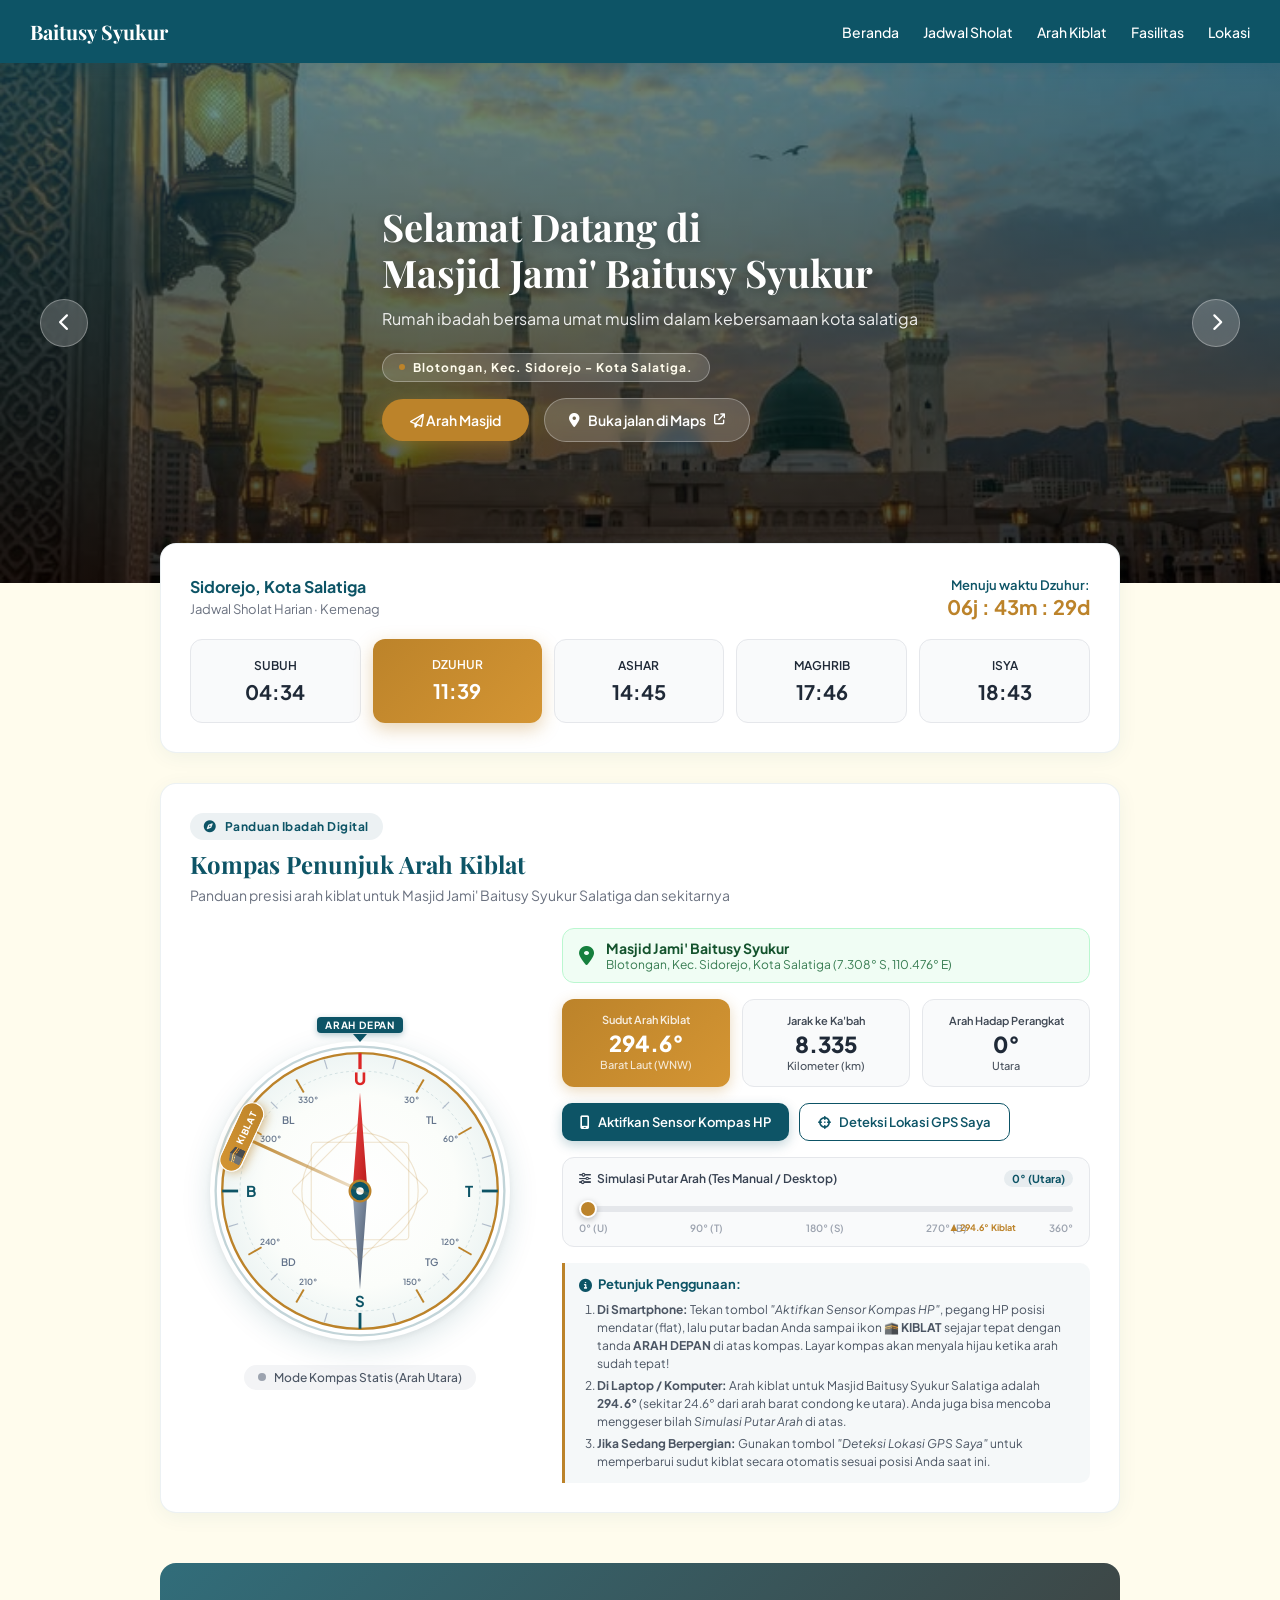
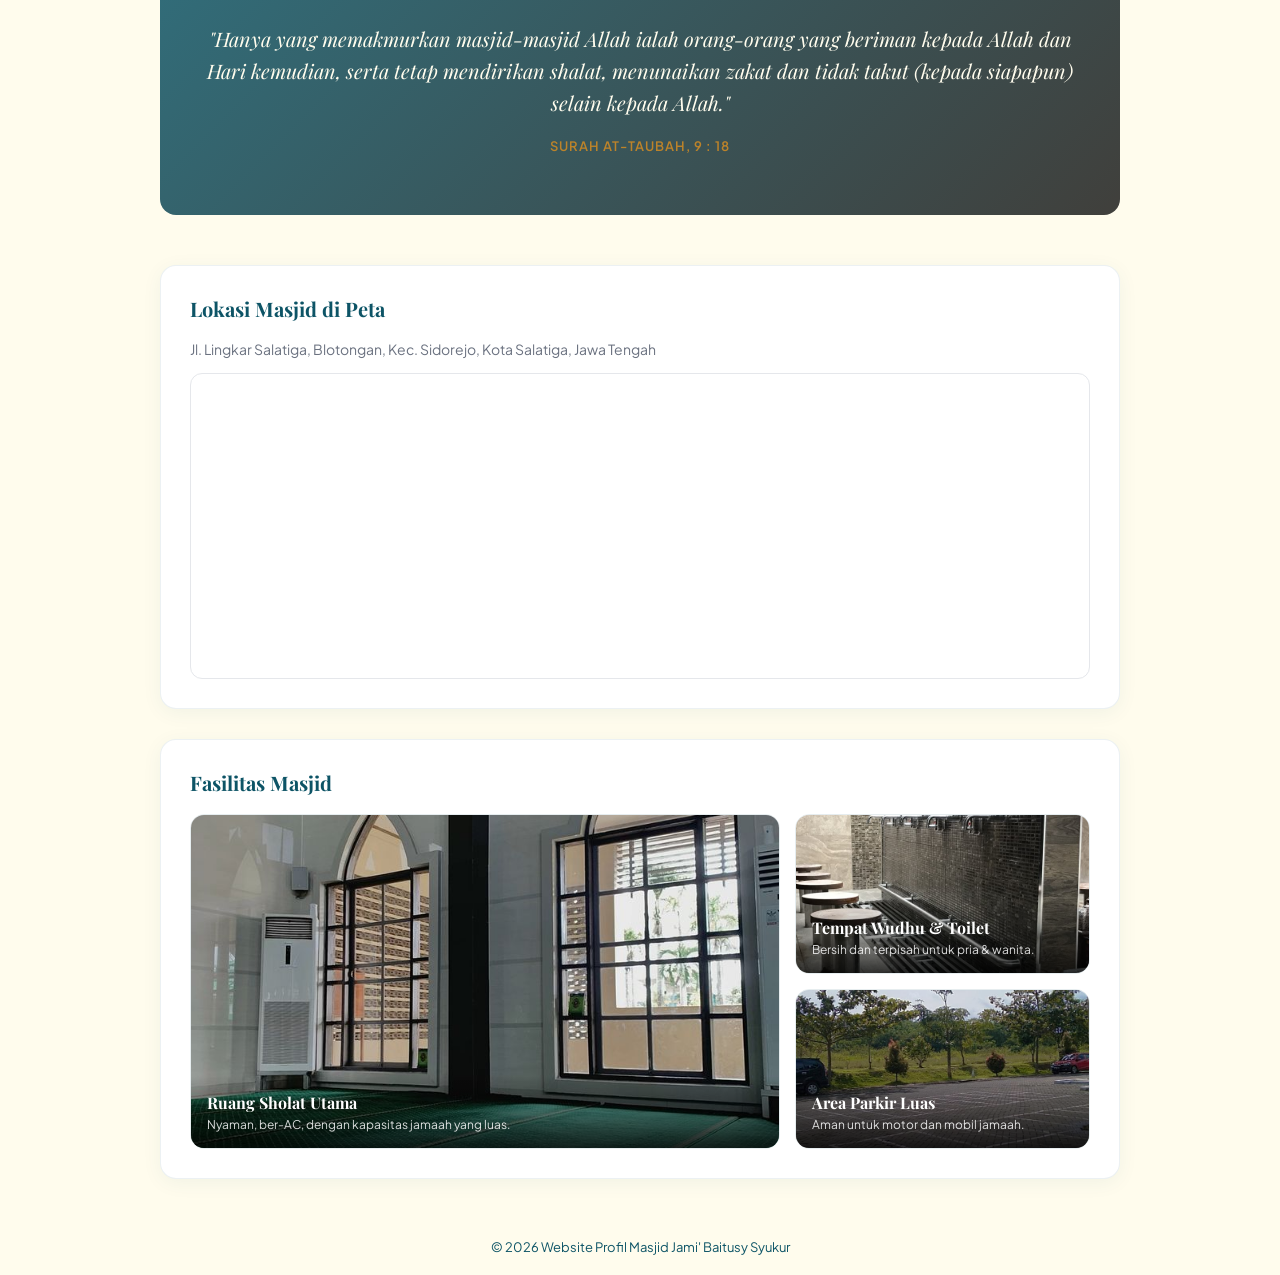
<file: index.html>
<!DOCTYPE html>
<html lang="id">
<head>
    <meta charset="UTF-8">
    <meta name="viewport" content="width=device-width, initial-scale=1.0">
    <title>Masjid Jami' Baitusy Syukur - Portal Digital</title>
    
    <!-- melampirkan link untuk Mengambil dua jenis font dari server Google Fonts.-->
    <link href="https://fonts.googleapis.com/css2?family=Playfair+Display:wght@600;700&family=Plus+Jakarta+Sans:wght@400;500;600;700&display=swap" rel="stylesheet">
    <!-- Melampirkan link untuk Mengimpor ikon dari Font Awesome versi 6.4.0 lewat jaringan CDN (Content Delivery Network-->
    <link rel="stylesheet" href="https://cdnjs.cloudflare.com/ajax/libs/font-awesome/6.4.0/css/all.min.css">
    <link rel="stylesheet" href="style.css">
</head>
<body>

    <!-- Navigasi bar -->
    <nav>
        <div class="logo">Baitusy Syukur</div>
        <ul>
            <li><a href="#beranda">Beranda</a></li>
            <li><a href="#jadwal">Jadwal Sholat</a></li>
            <li><a href="#kiblat">Arah Kiblat</a></li>
            <li><a href="#fasilitas">Fasilitas</a></li>
            <li><a href="#lokasi">Lokasi</a></li>
        </ul>
    </nav>

    <!-- Hero Section / Slider Image -->
    <div class="hero-slider" id="beranda">
        <!-- Tombol Panah Kiri -->
        <button class="slider-btn prev-btn" id="prevBtn">
            <i class="fa-solid fa-chevron-left"></i>
        </button>

        <div class="hero-content">
            <h1>Selamat Datang di<br>Masjid Jami' Baitusy Syukur</h1>
            <p>Rumah ibadah bersama umat muslim dalam kebersamaan kota salatiga</p>

            <div class="hero-badge">
                <span class="badge-dot"></span>
                Blotongan, Kec. Sidorejo - Kota Salatiga.
            </div>

            <!-- Tombol Navigasi -->
            <div class="hero-buttons">
                <a href="https://maps.app.goo.gl/FBtiAU62R8mLVUts8?g_st=aw" target="_blank" class="btn-pulse">
                    <i class="fa-regular fa-paper-plane"></i> Arah Masjid
                </a>
                <a href="https://www.openstreetmap.org/export/embed?bbox=110.47513335943223%2C-7.30854346816025%2C110.47764390707019%2C-7.306840797800975&amp;layer=mapnik" target="_blank" class="btn-glass">
                    <i class="fa-solid fa-location-dot"></i> Buka jalan di Maps <i class="fa-solid fa-arrow-up-right-from-square" style="font-size: 11px;"></i>
                </a>
            </div>
        </div>

        <!-- Tombol Panah Kanan -->
        <button class="slider-btn next-btn" id="nextBtn">
            <i class="fa-solid fa-chevron-right"></i>
        </button>

        <!-- Indicator Dots Slider -->
        <div class="slider-dots">
            <span class="dot active"></span>
            <span class="dot"></span>
            <span class="dot"></span>
        </div>
    </div>

    <div class="container">
        <!-- Jadwal Sholat -->
        <div class="jadwal-box" id="jadwal">
            <div class="jadwal-header">
                <div class="info-lokasi">
                    <h4>Sidorejo, Kota Salatiga</h4>
                    <p>Jadwal Sholat Harian · Kemenag</p>
                </div>
                <!-- Tambahkan pembungkus countdown ini agar JS bisa menampilkan angkanya -->
                <div class="countdown-wrapper" style="text-align: right;">
                    <span id="next-prayer-title" style="font-size: 13px; color: var(--primary-teal); font-weight: 600;">Menuju waktu Sholat:</span>
                    <div id="countdown-timer" style="font-size: 20px; font-weight: 700; color: var(--accent-gold);">00j : 00m : 00d</div>
                </div>
            </div>

            <div class="jadwal-row">
                <!-- Tambahkan id="card-..." pada setiap elemen jadwal -->
                <div class="jadwal-card" id="card-subuh">
                    <span>SUBUH</span>
                    <strong>04:34</strong>
                </div>
                <div class="jadwal-card" id="card-dzuhur">
                    <span>DZUHUR</span>
                    <strong>11:39</strong>
                </div>
                <div class="jadwal-card" id="card-ashar">
                    <span>ASHAR</span>
                    <strong>14:45</strong>
                </div>
                <div class="jadwal-card" id="card-maghrib">
                    <span>MAGHRIB</span>
                    <strong>17:46</strong>
                </div>
                <div class="jadwal-card" id="card-isya">
                    <span>ISYA</span>
                    <strong>18:43</strong>
                </div>
            </div>
        </div>

        <!-- Kompas Penunjuk Arah Kiblat -->
        <div class="section-box kiblat-section" id="kiblat">
            <div class="kiblat-header">
                <div class="kiblat-badge">
                    <i class="fa-solid fa-compass"></i> Panduan Ibadah Digital
                </div>
                <h3>Kompas Penunjuk Arah Kiblat</h3>
                <p class="kiblat-subtitle">
                    Panduan presisi arah kiblat untuk Masjid Jami' Baitusy Syukur Salatiga dan sekitarnya
                </p>
            </div>

            <div class="kiblat-grid">
                <!-- Kolom Kompas Visual -->
                <div class="compass-col">
                    <div class="compass-container" id="compassContainer">
                        <!-- Indikator Arah Depan Ponsel (Fixed) -->
                        <div class="heading-indicator" title="Arah depan perangkat Anda">
                            <span class="heading-tag">ARAH DEPAN</span>
                            <div class="heading-arrow"></div>
                        </div>

                        <!-- Efek Cahaya Glow saat sejajar dengan Kiblat -->
                        <div class="compass-glow" id="compassGlow"></div>

                        <!-- Piringan Kompas Berputar (Rotating Disc) -->
                        <div class="compass-disc" id="compassDisc">
                            <svg class="compass-svg" viewBox="0 0 320 320" xmlns="http://www.w3.org/2000/svg">
                                <defs>
                                    <radialGradient id="compassBg" cx="50%" cy="50%" r="50%">
                                        <stop offset="0%" stop-color="#FFFFFF" />
                                        <stop offset="70%" stop-color="#FBFDFA" />
                                        <stop offset="100%" stop-color="#EEF5F4" />
                                    </radialGradient>
                                    <linearGradient id="needleRed" x1="0%" y1="0%" x2="100%" y2="100%">
                                        <stop offset="0%" stop-color="#EF4444" />
                                        <stop offset="100%" stop-color="#B91C1C" />
                                    </linearGradient>
                                    <linearGradient id="needleSilver" x1="0%" y1="0%" x2="100%" y2="100%">
                                        <stop offset="0%" stop-color="#94A3B8" />
                                        <stop offset="100%" stop-color="#475569" />
                                    </linearGradient>
                                </defs>

                                <!-- Lingkaran Luar -->
                                <circle cx="160" cy="160" r="154" fill="none" stroke="#0D5466" stroke-width="2.5" stroke-opacity="0.25" />
                                <circle cx="160" cy="160" r="147" fill="url(#compassBg)" stroke="#BC832A" stroke-width="2.5" />
                                <circle cx="160" cy="160" r="128" fill="none" stroke="#0D5466" stroke-width="1" stroke-opacity="0.15" stroke-dasharray="3,3" />

                                <!-- Pola Geometris Bintang 8 Islami (Rub el Hizb) -->
                                <g stroke="#BC832A" stroke-width="1.2" stroke-opacity="0.22" fill="none">
                                    <rect x="108" y="108" width="104" height="104" rx="4" />
                                    <rect x="108" y="108" width="104" height="104" rx="4" transform="rotate(45 160 160)" />
                                    <circle cx="160" cy="160" r="62" />
                                </g>

                                <!-- Garis Indikator Derajat Utama (Setiap 30 Derajat) -->
                                <!-- 0° Utara -->
                                <line x1="160" y1="13" x2="160" y2="30" stroke="#DC2626" stroke-width="3.5" />
                                <!-- 30° -->
                                <line x1="228" y1="41" x2="220" y2="55" stroke="#BC832A" stroke-width="2" />
                                <!-- 60° -->
                                <line x1="279" y1="92" x2="265" y2="100" stroke="#BC832A" stroke-width="2" />
                                <!-- 90° Timur -->
                                <line x1="307" y1="160" x2="290" y2="160" stroke="#0D5466" stroke-width="3" />
                                <!-- 120° -->
                                <line x1="279" y1="228" x2="265" y2="220" stroke="#BC832A" stroke-width="2" />
                                <!-- 150° -->
                                <line x1="228" y1="279" x2="220" y2="265" stroke="#BC832A" stroke-width="2" />
                                <!-- 180° Selatan -->
                                <line x1="160" y1="307" x2="160" y2="290" stroke="#0D5466" stroke-width="3" />
                                <!-- 210° -->
                                <line x1="92" y1="279" x2="100" y2="265" stroke="#BC832A" stroke-width="2" />
                                <!-- 240° -->
                                <line x1="41" y1="228" x2="55" y2="220" stroke="#BC832A" stroke-width="2" />
                                <!-- 270° Barat -->
                                <line x1="13" y1="160" x2="30" y2="160" stroke="#0D5466" stroke-width="3" />
                                <!-- 300° -->
                                <line x1="41" y1="92" x2="55" y2="100" stroke="#BC832A" stroke-width="2" />
                                <!-- 330° -->
                                <line x1="92" y1="41" x2="100" y2="55" stroke="#BC832A" stroke-width="2" />

                                <!-- Tanda Derajat Menengah (15 Derajat) -->
                                <g stroke="#94A3B8" stroke-width="1.2" stroke-opacity="0.7">
                                    <line x1="198" y1="20" x2="195" y2="30" />
                                    <line x1="255" y1="65" x2="248" y2="72" />
                                    <line x1="300" y1="122" x2="290" y2="125" />
                                    <line x1="300" y1="198" x2="290" y2="195" />
                                    <line x1="255" y1="255" x2="248" y2="248" />
                                    <line x1="198" y1="300" x2="195" y2="290" />
                                    <line x1="122" y1="300" x2="125" y2="290" />
                                    <line x1="65" y1="255" x2="72" y2="248" />
                                    <line x1="20" y1="198" x2="30" y2="195" />
                                    <line x1="20" y1="122" x2="30" y2="125" />
                                    <line x1="65" y1="65" x2="72" y2="72" />
                                    <line x1="122" y1="20" x2="125" y2="30" />
                                </g>

                                <!-- Huruf Mata Angin Utama (U, T, S, B) -->
                                <text x="160" y="47" text-anchor="middle" font-size="18" font-weight="800" fill="#DC2626">U</text>
                                <text x="276" y="166" text-anchor="middle" font-size="16" font-weight="700" fill="#0D5466">T</text>
                                <text x="160" y="284" text-anchor="middle" font-size="16" font-weight="700" fill="#0D5466">S</text>
                                <text x="44" y="166" text-anchor="middle" font-size="16" font-weight="700" fill="#0D5466">B</text>

                                <!-- Huruf Penjuru Antara (TL, TG, BD, BL) -->
                                <text x="236" y="88" text-anchor="middle" font-size="11" font-weight="600" fill="#64748B">TL</text>
                                <text x="236" y="240" text-anchor="middle" font-size="11" font-weight="600" fill="#64748B">TG</text>
                                <text x="84" y="240" text-anchor="middle" font-size="11" font-weight="600" fill="#64748B">BD</text>
                                <text x="84" y="88" text-anchor="middle" font-size="11" font-weight="600" fill="#64748B">BL</text>

                                <!-- Angka Derajat -->
                                <text x="215" y="66" text-anchor="middle" font-size="9" font-weight="600" fill="#64748B">30°</text>
                                <text x="256" y="108" text-anchor="middle" font-size="9" font-weight="600" fill="#64748B">60°</text>
                                <text x="256" y="218" text-anchor="middle" font-size="9" font-weight="600" fill="#64748B">120°</text>
                                <text x="215" y="260" text-anchor="middle" font-size="9" font-weight="600" fill="#64748B">150°</text>
                                <text x="105" y="260" text-anchor="middle" font-size="9" font-weight="600" fill="#64748B">210°</text>
                                <text x="64" y="218" text-anchor="middle" font-size="9" font-weight="600" fill="#64748B">240°</text>
                                <text x="64" y="108" text-anchor="middle" font-size="9" font-weight="600" fill="#64748B">300°</text>
                                <text x="105" y="66" text-anchor="middle" font-size="9" font-weight="600" fill="#64748B">330°</text>

                                <!-- Jarum Kompas Klasik (Utara - Selatan) -->
                                <polygon points="160,55 168,160 160,150 152,160" fill="url(#needleRed)" />
                                <polygon points="160,265 168,160 160,170 152,160" fill="url(#needleSilver)" />
                                <circle cx="160" cy="160" r="11" fill="#0D5466" stroke="#BC832A" stroke-width="2.5" />
                                <circle cx="160" cy="160" r="4" fill="#FFFFFF" />
                            </svg>

                            <!-- Lapisan Penunjuk Kiblat (Diletakkan di sudut kiblat pada piringan) -->
                            <div class="qibla-needle-layer" id="qiblaNeedleLayer">
                                <div class="qibla-line-beam"></div>
                                <div class="qibla-pin">
                                    <div class="qibla-kaaba-badge" title="Arah Kiblat (Ka'bah)">
                                        <span class="kaaba-icon">🕋</span>
                                        <span class="qibla-text-label">KIBLAT</span>
                                    </div>
                                </div>
                            </div>
                        </div>

                        <!-- Badge Notifikasi Berhasil Menghadap Kiblat -->
                        <div class="qibla-aligned-banner" id="qiblaAlignedBanner">
                            <i class="fa-solid fa-circle-check"></i>
                            <span>Tepat Menghadap Kiblat!</span>
                        </div>
                    </div>

                    <!-- Status Mode Kompas -->
                    <div class="compass-status-bar">
                        <span class="status-pulse" id="statusPulseDot"></span>
                        <span id="compassStatusDesc">Mode Kompas Statis (Arah Utara)</span>
                    </div>
                </div>

                <!-- Kolom Parameter, Aksi & Petunjuk -->
                <div class="kiblat-details-col">
                    <!-- Chip Lokasi Aktif -->
                    <div class="location-chip">
                        <i class="fa-solid fa-location-dot"></i>
                        <div class="location-chip-info">
                            <strong id="activeLocTitle">Masjid Jami' Baitusy Syukur</strong>
                            <p id="activeLocCoords">Blotongan, Kec. Sidorejo, Kota Salatiga (7.308° S, 110.476° E)</p>
                        </div>
                    </div>

                    <!-- Tiga Kartu Angka / Metrik -->
                    <div class="kiblat-stat-cards">
                        <div class="stat-card primary-card">
                            <span class="card-caption">Sudut Arah Kiblat</span>
                            <div class="card-metric-num" id="displayQiblaAngle">294.6°</div>
                            <span class="card-metric-sub">Barat Laut (WNW)</span>
                        </div>
                        <div class="stat-card">
                            <span class="card-caption">Jarak ke Ka'bah</span>
                            <div class="card-metric-num" id="displayQiblaDistance">8.335</div>
                            <span class="card-metric-sub">Kilometer (km)</span>
                        </div>
                        <div class="stat-card">
                            <span class="card-caption">Arah Hadap Perangkat</span>
                            <div class="card-metric-num" id="displayDeviceHeading">0°</div>
                            <span class="card-metric-sub" id="displayHeadingLabel">Menghadap Utara</span>
                        </div>
                    </div>

                    <!-- Tombol Aksi Kontrol -->
                    <div class="kiblat-action-buttons">
                        <button type="button" class="kiblat-btn btn-sensor" id="btnCompassSensor">
                            <i class="fa-solid fa-mobile-screen"></i>
                            <span id="btnSensorLabel">Aktifkan Sensor Kompas HP</span>
                        </button>
                        <button type="button" class="kiblat-btn btn-gps" id="btnUseGPS">
                            <i class="fa-solid fa-crosshairs"></i>
                            <span>Deteksi Lokasi GPS Saya</span>
                        </button>
                        <button type="button" class="kiblat-btn btn-reset" id="btnResetMosque" style="display: none;">
                            <i class="fa-solid fa-rotate-left"></i>
                            <span>Kembali ke Masjid Salatiga</span>
                        </button>
                    </div>

                    <!-- Slider Simulasi Putar Manual (sangat ramah untuk desktop/laptop) -->
                    <div class="kiblat-slider-container">
                        <div class="slider-header-row">
                            <label for="compassRangeSlider">
                                <i class="fa-solid fa-sliders"></i> Simulasi Putar Arah (Tes Manual / Desktop)
                            </label>
                            <span class="slider-val-badge" id="sliderValDisplay">0° (Utara)</span>
                        </div>
                        <input type="range" min="0" max="360" value="0" id="compassRangeSlider" class="range-slider">
                        <div class="slider-ticks-row">
                            <span>0° (U)</span>
                            <span>90° (T)</span>
                            <span>180° (S)</span>
                            <span>270° (B)</span>
                            <span class="slider-kiblat-tag">▲ 294.6° Kiblat</span>
                            <span>360°</span>
                        </div>
                    </div>

                    <!-- Kotak Panduan Penggunaan -->
                    <div class="kiblat-guide-box">
                        <h5><i class="fa-solid fa-circle-info"></i> Petunjuk Penggunaan:</h5>
                        <ol>
                            <li><strong>Di Smartphone:</strong> Tekan tombol <em>"Aktifkan Sensor Kompas HP"</em>, pegang HP posisi mendatar (flat), lalu putar badan Anda sampai ikon <strong>🕋 KIBLAT</strong> sejajar tepat dengan tanda <strong>ARAH DEPAN</strong> di atas kompas. Layar kompas akan menyala hijau ketika arah sudah tepat!</li>
                            <li><strong>Di Laptop / Komputer:</strong> Arah kiblat untuk Masjid Baitusy Syukur Salatiga adalah <strong>294.6°</strong> (sekitar 24.6° dari arah barat condong ke utara). Anda juga bisa mencoba menggeser bilah <em>Simulasi Putar Arah</em> di atas.</li>
                            <li><strong>Jika Sedang Berpergian:</strong> Gunakan tombol <em>"Deteksi Lokasi GPS Saya"</em> untuk memperbarui sudut kiblat secara otomatis sesuai posisi Anda saat ini.</li>
                        </ol>
                    </div>
                </div>
            </div>
        </div>
        <section class="quran-quote-section">
            <div class="quote-overlay">
                <div class="quote-content">
                    
                    <p class="quote-text">
                        "Hanya yang memakmurkan masjid-masjid Allah ialah orang-orang yang beriman kepada Allah dan Hari kemudian, serta tetap mendirikan shalat, menunaikan zakat dan tidak takut (kepada siapapun) selain kepada Allah."
                    </p>
                    <span class="quote-source">Surah At-Taubah, 9 : 18</span>
                </div>
            </div>
        </section>

        <!-- Peta Lokasi OpenStreetMap -->
        <div class="section-box" id="lokasi">
            <h3>Lokasi Masjid di Peta</h3>
            <p style="font-size: 14px; color: #6B7280; margin-bottom: 15px;">
                Jl. Lingkar Salatiga, Blotongan, Kec. Sidorejo, Kota Salatiga, Jawa Tengah
            </p>
            <div class="map-wrapper">
                <iframe width="100%" height="300" src="https://www.openstreetmap.org/export/embed?bbox=110.47513335943223%2C-7.30854346816025%2C110.47764390707019%2C-7.306840797800975&amp;layer=mapnik" style="border:0; border-radius: 8px;" allowfullscreen="" loading="lazy"></iframe>
            </div>
        </div>

        <!-- Fasilitas Masjid  -->
        <div class="section-box" id="fasilitas">
            <h3>Fasilitas Masjid</h3>
            
            <div class="bento-grid">

                <div class="bento-item main-item">
                    <img src="foto_fasilitas/Contoh_DalamMasjid.jpg" alt="Ruang Utama Masjid">
                    <div class="bento-overlay">
                        <h4>Ruang Sholat Utama</h4>
                        <p>Nyaman, ber-AC, dengan kapasitas jamaah yang luas.</p>
                    </div>
                </div>


                <div class="bento-item">
                    <img src="foto_fasilitas/Contoh_Wudhu.jpg" alt="Tempat Wudhu">
                    <div class="bento-overlay">
                        <h4>Tempat Wudhu & Toilet</h4>
                        <p>Bersih dan terpisah untuk pria & wanita.</p>
                    </div>
                </div>


                <div class="bento-item">
                    <img src="foto_fasilitas/Contoh_Parkiran.jpg" alt="Area Parkir">
                    <div class="bento-overlay">
                        <h4>Area Parkir Luas</h4>
                        <p>Aman untuk motor dan mobil jamaah.</p>
                    </div>
                </div>
            </div>
        </div>
    </div>

    <footer>
        <p>© 2026 Website Profil Masjid Jami' Baitusy Syukur</p>
    </footer>

    <script src="script.js"></script>
</body>
</html>
</file>
<file: style.css>
/* CSS Reset & Variable Warna */
:root {
    --primary-teal: #0D5466;   /* Warna Utama (Navbar, Header) */
    --accent-gold: #BC832A;    /* Warna Aksen/Highlight */
    --bg-cream: #FFFCED;       /* Warna Latar Belakang Website */
    --text-dark: #1F2937;
}

* {
    margin: 0;
    padding: 0;
    box-sizing: border-box;
}

body {
    background-color: var(--bg-cream);
    color: var(--text-dark);
    font-family: 'Plus Jakarta Sans', sans-serif;
}

h1, h2, h3, .logo {
    font-family: 'Playfair Display', serif;
}

/* Navbar */
nav {
    background-color: var(--primary-teal);
    color: white;
    padding: 18px 30px;
    display: flex;
    justify-content: space-between;
    align-items: center;
    position: sticky;
    top: 0;
    z-index: 1000;
    box-shadow: 0 4px 12px rgba(13, 84, 102, 0.15);
}

nav .logo {
    font-weight: 700;
    font-size: 20px;
}

nav ul {
    display: flex;
    list-style: none;
    gap: 24px;
}

nav ul li a {
    color: white;
    text-decoration: none;
    font-weight: 500;
    font-size: 14px;
    transition: color 0.3s;
}

nav ul li a:hover {
    color: var(--accent-gold);
}

/* Hero Slider Container */
.hero-slider {
    position: relative;
    height: 520px;
    display: flex;
    align-items: center;
    justify-content: space-between;
    padding: 0 40px;
    background-image: url('foto_fasilitas/Contoh_masjid.jpg');
    background-size: cover;
    background-position: center;
    transition: background-image 0.6s ease-in-out;
    color: white;
}

.hero-slider::before {
    content: '';
    position: absolute;
    top: 0; left: 0; right: 0; bottom: 0;
    background: linear-gradient(180deg, rgba(13, 84, 102, 0.6) 0%, rgba(0, 0, 0, 0.7) 100%);
    z-index: 1;
}

.hero-content {
    position: relative;
    z-index: 2;
    max-width: 700px;
    text-align: left;
    margin-left: 20px;
}

.hero-badge {
    display: inline-flex;
    align-items: center;
    gap: 8px;
    background: rgba(255, 255, 255, 0.15);
    backdrop-filter: blur(10px);
    border: 1px solid rgba(255, 255, 255, 0.3);
    padding: 6px 16px;
    border-radius: 30px;
    font-size: 12px;
    font-weight: 700;
    letter-spacing: 1px;
    color: var(--bg-cream);
    margin-bottom: 16px;
}

.badge-dot {
    width: 6px;
    height: 6px;
    background-color: var(--accent-gold);
    border-radius: 50%;
}

.hero-content h1 {
    font-size: 38px;
    line-height: 1.2;
    font-weight: 700;
    margin-bottom: 12px;
    text-shadow: 0 2px 10px rgba(0,0,0,0.3);
}

.hero-content p {
    font-size: 16px;
    margin-bottom: 24px;
    opacity: 0.9;
}

.hero-buttons {
    display: flex;
    gap: 15px;
    align-items: center;
}

.btn-glass {
    display: inline-flex;
    align-items: center;
    gap: 8px;
    background: rgba(255, 255, 255, 0.15);
    backdrop-filter: blur(8px);
    border: 1px solid rgba(255, 255, 255, 0.3);
    color: white;
    padding: 12px 24px;
    text-decoration: none;
    font-weight: 600;
    font-size: 14px;
    border-radius: 30px;
    transition: all 0.3s;
}

.btn-glass:hover {
    background: rgba(255, 255, 255, 0.3);
}

.slider-btn {
    position: relative;
    z-index: 2;
    width: 48px;
    height: 48px;
    border-radius: 50%;
    background: rgba(255, 255, 255, 0.2);
    backdrop-filter: blur(10px);
    border: 1px solid rgba(255, 255, 255, 0.3);
    color: white;
    font-size: 18px;
    cursor: pointer;
    display: flex;
    align-items: center;
    justify-content: center;
    transition: all 0.3s;
}

.slider-btn:hover {
    background: rgba(255, 255, 255, 0.4);
    transform: scale(1.1);
}

.slider-dots {
    position: absolute;
    bottom: 20px;
    left: 50%;
    transform: translateX(-50%);
    z-index: 2;
    display: flex;
    gap: 8px;
}

.dot {
    width: 10px;
    height: 10px;
    border-radius: 50%;
    background: rgba(255, 255, 255, 0.4);
    cursor: pointer;
    transition: all 0.3s;
}

.dot.active {
    width: 28px;
    border-radius: 10px;
    background: var(--accent-gold);
}

.btn-pulse {
    display: inline-block;
    background-color: var(--accent-gold);
    color: white;
    padding: 12px 28px;
    text-decoration: none;
    font-weight: 600;
    font-size: 14px;
    border-radius: 30px;
    box-shadow: 0 4px 15px rgba(188, 131, 42, 0.4);
    transition: background-color 0.3s;
}

.btn-pulse:hover {
    background-color: #a06e22;
}

/* Container & Sections */
.container {
    max-width: 1000px;
    margin: -40px auto 40px auto;
    padding: 0 20px;
    position: relative;
    z-index: 10;
}

.section-box, .jadwal-box {
    background: white;
    padding: 29px;
    border-radius: 16px;
    box-shadow: 0 4px 20px rgba(13, 84, 102, 0.06);
    margin-bottom: 30px;
    border: 1px solid rgba(13, 84, 102, 0.08);
}

.section-box h3, .jadwal-box h3 {
    margin-bottom: 18px;
    font-size: 20px;
    color: var(--primary-teal);
}

/* Jadwal Sholat Statis */
.jadwal-row {
    display: flex;
    justify-content: space-between;
    gap: 12px;
}

.jadwal-header {
    display: flex;
    justify-content: space-between;
    align-items: center;
    gap: 20px;
    margin-bottom: 20px;
}

.info-lokasi h4 {
    color: var(--primary-teal);
    margin-bottom: 4px;
}

.info-lokasi p {
    color: #6B7280;
    font-size: 13px;
}

.jadwal-card {
    flex: 1;
    background-color: #F9FAFB;
    padding: 18px 10px;
    border-radius: 12px;
    text-align: center;
    border: 1px solid #E5E7EB;
}

.jadwal-card.active {
    background: linear-gradient(135deg, var(--accent-gold), #d49533);
    color: white;
    border: none;
    box-shadow: 0 6px 18px rgba(188, 131, 42, 0.35);
}

.jadwal-card span {
    font-size: 12px;
    display: block;
    margin-bottom: 6px;
    font-weight: 600;
}

.jadwal-card strong {
    font-size: 20px;
    font-weight: 700;
}

.quran-quote-section {
    position: relative;
    background: url('https://images.unsplash.com/photo-1609599006353-e629aaabfeae?q=80&w=1600&auto=format&fit=crop') center/cover no-repeat;
    background-size: cover;
    background-position: center;
    margin: 50px 0;
    border-radius: 16px;
    overflow: hidden;
}

.quote-overlay {
    background: linear-gradient(135deg, rgba(13, 84, 102, 0.85), rgba(0, 0, 0, 0.75));
    padding: 60px 30px;
    text-align: center;
    color: white;
}

.quote-icon {
    font-size: 32px;
    color: var(--accent-gold);
    margin-bottom: 15px;
}

.quote-text {
    font-family: 'Playfair Display', serif;
    font-size: 20px;
    line-height: 1.6;
    font-style: italic;
    color: var(--bg-cream);
    margin-bottom: 15px;
}

.quote-source {
    font-size: 13px;
    font-weight: 600;
    color: var(--accent-gold);
    letter-spacing: 1px;
    text-transform: uppercase;
}

/* Bento Grid Layout Fasilitas */
.bento-grid {
    display: grid;
    grid-template-columns: 2fr 1fr;
    grid-template-rows: repeat(2, 160px);
    gap: 15px;
}

.bento-item {
    position: relative;
    border-radius: 14px;
    overflow: hidden;
    border: 1px solid rgba(13, 84, 102, 0.1);
}

.bento-item.main-item {
    grid-row: span 2;
}

.bento-item img {
    width: 100%;
    height: 100%;
    object-fit: cover;
    transition: transform 0.4s ease;
}

.bento-item:hover img {
    transform: none;
}

.bento-overlay {
    position: absolute;
    bottom: 0;
    left: 0;
    right: 0;
    padding: 16px;
    background: linear-gradient(0deg, rgba(0, 0, 0, 0.8) 0%, rgba(0, 0, 0, 0) 100%);
    color: white;
}

.bento-overlay h4 {
    font-family: 'Playfair Display', serif;
    font-size: 16px;
    margin-bottom: 4px;
}

.bento-overlay p {
    font-size: 12px;
    opacity: 0.85;
}

/* Peta */
.map-wrapper {
    width: 100%;
    border-radius: 12px;
    overflow: hidden;
    border: 1px solid #E5E7EB;
}

footer {
    text-align: center;
    padding: 20px;
    color: var(--primary-teal);
    font-size: 13px;
}

/* ========================================================
   KOMPAS PENUNJUK ARAH KIBLAT STYLING
   ======================================================== */
.kiblat-section {
    position: relative;
    overflow: hidden;
}

.kiblat-header {
    margin-bottom: 24px;
}

.kiblat-badge {
    display: inline-flex;
    align-items: center;
    gap: 8px;
    background: rgba(13, 84, 102, 0.08);
    color: var(--primary-teal);
    font-size: 12px;
    font-weight: 700;
    padding: 6px 14px;
    border-radius: 20px;
    margin-bottom: 8px;
    letter-spacing: 0.5px;
}

.kiblat-header h3 {
    margin-bottom: 6px;
    color: var(--primary-teal);
    font-size: 24px;
}

.kiblat-subtitle {
    font-size: 14px;
    color: #6B7280;
}

.kiblat-grid {
    display: grid;
    grid-template-columns: 340px 1fr;
    gap: 32px;
    align-items: center;
}

/* Kolom Kompas */
.compass-col {
    display: flex;
    flex-direction: column;
    align-items: center;
    justify-content: center;
}

.compass-container {
    position: relative;
    width: 300px;
    height: 300px;
    margin: 20px auto 14px auto;
    display: flex;
    align-items: center;
    justify-content: center;
}

/* Heading Indicator di Atas Kompas (Penunjuk Arah Depan Ponsel) */
.heading-indicator {
    position: absolute;
    top: -24px;
    left: 50%;
    transform: translateX(-50%);
    z-index: 20;
    display: flex;
    flex-direction: column;
    align-items: center;
    pointer-events: none;
}

.heading-tag {
    background: var(--primary-teal);
    color: white;
    font-size: 10px;
    font-weight: 700;
    letter-spacing: 0.8px;
    padding: 2px 8px;
    border-radius: 4px;
    box-shadow: 0 2px 6px rgba(13, 84, 102, 0.3);
}

.heading-arrow {
    width: 0;
    height: 0;
    border-left: 7px solid transparent;
    border-right: 7px solid transparent;
    border-top: 8px solid var(--primary-teal);
    margin-top: 1px;
}

/* Efek Glow Luar */
.compass-glow {
    position: absolute;
    inset: -6px;
    border-radius: 50%;
    background: transparent;
    transition: all 0.4s ease;
    z-index: 1;
    pointer-events: none;
}

/* Saat Sejajar / Aligned dengan Kiblat */
.compass-container.aligned .compass-glow {
    background: radial-gradient(circle, rgba(16, 185, 129, 0.15) 60%, rgba(16, 185, 129, 0.45) 100%);
    box-shadow: 0 0 35px rgba(16, 185, 129, 0.55), inset 0 0 15px rgba(16, 185, 129, 0.3);
    animation: pulseGlow 1.8s infinite ease-in-out;
}

@keyframes pulseGlow {
    0%, 100% { transform: scale(1); opacity: 0.9; }
    50% { transform: scale(1.03); opacity: 1; }
}

/* Piringan Kompas Berputar */
.compass-disc {
    width: 100%;
    height: 100%;
    border-radius: 50%;
    position: relative;
    box-shadow: 0 8px 30px rgba(13, 84, 102, 0.14), 0 2px 6px rgba(0,0,0,0.06);
    transition: transform 0.25s cubic-bezier(0.2, 0.8, 0.2, 1);
    transform-origin: center center;
    background: white;
    z-index: 2;
}

.compass-svg {
    width: 100%;
    height: 100%;
    display: block;
    user-select: none;
}

/* Lapisan Penunjuk Kiblat (Ka'bah Pin & Beam) */
.qibla-needle-layer {
    position: absolute;
    top: 0;
    left: 0;
    width: 100%;
    height: 100%;
    pointer-events: none;
    transform-origin: center center;
    transition: transform 0.3s ease;
}

.qibla-line-beam {
    position: absolute;
    top: 24px;
    left: calc(50% - 1.5px);
    width: 3px;
    height: 136px;
    background: linear-gradient(180deg, rgba(188, 131, 42, 1) 0%, rgba(188, 131, 42, 0.15) 100%);
    border-radius: 2px;
}

.qibla-pin {
    position: absolute;
    top: 8px;
    left: 50%;
    transform: translateX(-50%);
    display: flex;
    flex-direction: column;
    align-items: center;
}

.qibla-kaaba-badge {
    display: inline-flex;
    align-items: center;
    gap: 4px;
    background: linear-gradient(135deg, #d49533, var(--accent-gold));
    color: white;
    padding: 4px 8px;
    border-radius: 20px;
    box-shadow: 0 3px 10px rgba(188, 131, 42, 0.5);
    border: 1.5px solid white;
}

.kaaba-icon {
    font-size: 14px;
    line-height: 1;
}

.qibla-text-label {
    font-size: 9px;
    font-weight: 800;
    letter-spacing: 0.5px;
}

/* Banner Sukses Sejajar */
.qibla-aligned-banner {
    position: absolute;
    bottom: 20px;
    left: 50%;
    transform: translateX(-50%) translateY(10px) scale(0.9);
    opacity: 0;
    visibility: hidden;
    background: #10B981;
    color: white;
    padding: 7px 16px;
    border-radius: 25px;
    font-size: 12px;
    font-weight: 700;
    box-shadow: 0 4px 15px rgba(16, 185, 129, 0.45);
    display: flex;
    align-items: center;
    gap: 6px;
    z-index: 15;
    transition: all 0.3s cubic-bezier(0.175, 0.885, 0.32, 1.275);
    white-space: nowrap;
}

.compass-container.aligned .qibla-aligned-banner {
    opacity: 1;
    visibility: visible;
    transform: translateX(-50%) translateY(0) scale(1);
}

/* Status Bar Kompas */
.compass-status-bar {
    display: inline-flex;
    align-items: center;
    gap: 8px;
    font-size: 12px;
    color: #4B5563;
    font-weight: 500;
    margin-top: 10px;
    background: #F3F4F6;
    padding: 5px 14px;
    border-radius: 20px;
}

.status-pulse {
    width: 8px;
    height: 8px;
    border-radius: 50%;
    background-color: #9CA3AF;
    transition: background-color 0.3s;
}

.status-pulse.active {
    background-color: #10B981;
    box-shadow: 0 0 8px #10B981;
    animation: blinkPulse 1.5s infinite;
}

@keyframes blinkPulse {
    0%, 100% { opacity: 1; }
    50% { opacity: 0.3; }
}

/* Kolom Detail & Kontrol */
.kiblat-details-col {
    display: flex;
    flex-direction: column;
    gap: 16px;
}

.location-chip {
    display: flex;
    align-items: center;
    gap: 12px;
    background: #F0FDF4;
    border: 1px solid #BBF7D0;
    padding: 10px 16px;
    border-radius: 12px;
    color: #166534;
}

.location-chip i {
    font-size: 20px;
    color: #15803D;
}

.location-chip-info strong {
    font-size: 14px;
    display: block;
    color: #14532D;
}

.location-chip-info p {
    font-size: 12px;
    margin: 0;
    color: #166534;
    opacity: 0.85;
}

/* Stat Cards */
.kiblat-stat-cards {
    display: grid;
    grid-template-columns: repeat(3, 1fr);
    gap: 12px;
}

.stat-card {
    background: #F9FAFB;
    border: 1px solid #E5E7EB;
    border-radius: 12px;
    padding: 14px 12px;
    text-align: center;
    transition: all 0.25s ease;
}

.stat-card.primary-card {
    background: linear-gradient(135deg, var(--accent-gold), #d49533);
    color: white;
    border: none;
    box-shadow: 0 4px 14px rgba(188, 131, 42, 0.3);
}

.stat-card .card-caption {
    font-size: 11px;
    font-weight: 600;
    display: block;
    margin-bottom: 4px;
    opacity: 0.85;
}

.stat-card .card-metric-num {
    font-size: 22px;
    font-weight: 800;
    line-height: 1.2;
    margin-bottom: 2px;
}

.stat-card .card-metric-sub {
    font-size: 11px;
    font-weight: 500;
    display: block;
    opacity: 0.8;
}

/* Tombol Aksi */
.kiblat-action-buttons {
    display: flex;
    flex-wrap: wrap;
    gap: 10px;
}

.kiblat-btn {
    display: inline-flex;
    align-items: center;
    justify-content: center;
    gap: 8px;
    padding: 10px 18px;
    border-radius: 10px;
    font-size: 13px;
    font-weight: 600;
    cursor: pointer;
    transition: all 0.25s ease;
    border: none;
    font-family: inherit;
}

.kiblat-btn.btn-sensor {
    background: var(--primary-teal);
    color: white;
    box-shadow: 0 4px 12px rgba(13, 84, 102, 0.25);
}

.kiblat-btn.btn-sensor:hover {
    background: #093b47;
    transform: translateY(-1px);
}

.kiblat-btn.btn-sensor.active {
    background: #10B981;
    box-shadow: 0 4px 12px rgba(16, 185, 129, 0.35);
}

.kiblat-btn.btn-gps {
    background: white;
    color: var(--primary-teal);
    border: 1px solid var(--primary-teal);
}

.kiblat-btn.btn-gps:hover {
    background: #F0FDF4;
    border-color: #10B981;
    color: #10B981;
}

.kiblat-btn.btn-reset {
    background: #F3F4F6;
    color: #4B5563;
    border: 1px solid #D1D5DB;
}

.kiblat-btn.btn-reset:hover {
    background: #E5E7EB;
}

/* Slider Simulasi */
.kiblat-slider-container {
    background: #F9FAFB;
    border: 1px solid #E5E7EB;
    border-radius: 12px;
    padding: 12px 16px;
}

.slider-header-row {
    display: flex;
    justify-content: space-between;
    align-items: center;
    font-size: 12px;
    margin-bottom: 8px;
}

.slider-header-row label {
    font-weight: 600;
    color: #374151;
    display: flex;
    align-items: center;
    gap: 6px;
    cursor: pointer;
}

.slider-val-badge {
    font-size: 11px;
    font-weight: 700;
    color: var(--primary-teal);
    background: rgba(13, 84, 102, 0.08);
    padding: 2px 8px;
    border-radius: 10px;
}

.range-slider {
    width: 100%;
    height: 6px;
    border-radius: 3px;
    background: #E5E7EB;
    outline: none;
    -webkit-appearance: none;
    cursor: pointer;
}

.range-slider::-webkit-slider-thumb {
    -webkit-appearance: none;
    appearance: none;
    width: 18px;
    height: 18px;
    border-radius: 50%;
    background: var(--accent-gold);
    cursor: pointer;
    border: 2px solid white;
    box-shadow: 0 2px 6px rgba(0,0,0,0.25);
    transition: transform 0.15s;
}

.range-slider::-webkit-slider-thumb:hover {
    transform: scale(1.2);
}

.range-slider::-moz-range-thumb {
    width: 18px;
    height: 18px;
    border-radius: 50%;
    background: var(--accent-gold);
    cursor: pointer;
    border: 2px solid white;
    box-shadow: 0 2px 6px rgba(0,0,0,0.25);
}

.slider-ticks-row {
    position: relative;
    display: flex;
    justify-content: space-between;
    font-size: 10px;
    color: #9CA3AF;
    margin-top: 6px;
    font-weight: 600;
}

.slider-kiblat-tag {
    position: absolute;
    left: 81.8%;
    transform: translateX(-50%);
    color: var(--accent-gold);
    font-weight: 700;
    font-size: 9px;
    white-space: nowrap;
}

/* Petunjuk Box */
.kiblat-guide-box {
    background: rgba(13, 84, 102, 0.04);
    border-left: 3px solid var(--accent-gold);
    border-radius: 0 10px 10px 0;
    padding: 12px 14px;
    font-size: 12px;
    line-height: 1.5;
    color: #4B5563;
}

.kiblat-guide-box h5 {
    font-size: 13px;
    color: var(--primary-teal);
    margin-bottom: 6px;
    display: flex;
    align-items: center;
    gap: 6px;
}

.kiblat-guide-box ol {
    margin-left: 18px;
    display: flex;
    flex-direction: column;
    gap: 4px;
}

@media (max-width: 860px) {
    .kiblat-grid {
        grid-template-columns: 1fr;
        gap: 24px;
    }
}

@media (max-width: 520px) {
    .compass-container {
        width: 260px;
        height: 260px;
    }

    .kiblat-stat-cards {
        grid-template-columns: 1fr;
        gap: 8px;
    }

    .kiblat-action-buttons {
        flex-direction: column;
    }

    .kiblat-btn {
        width: 100%;
    }
}

@media (max-width: 768px) {
    nav {
        flex-direction: column;
        gap: 14px;
        padding: 14px 18px;
    }

    nav ul {
        flex-wrap: wrap;
        justify-content: center;
        gap: 10px 18px;
    }

    .hero-slider {
        height: 460px;
        padding: 0 20px;
    }

    .hero-content {
        margin-left: 10px;
    }

    .hero-content h1 {
        font-size: 32px;
    }

    .bento-grid {
        grid-template-columns: 1fr;
        grid-template-rows: auto;
    }
    .bento-item.main-item {
        grid-row: span 1;
        height: 200px;
    }
    .bento-item {
        height: 160px;
    }
    .jadwal-row {
        display: grid;
        grid-template-columns: repeat(2, minmax(0, 1fr));
    }
}

@media (max-width: 520px) {
    .section-box,
    .jadwal-box {
        padding: 20px;
    }

    .hero-slider {
        height: 430px;
        padding: 0 12px;
    }

    .hero-content {
        margin: 0 8px;
    }

    .hero-content h1 {
        font-size: 27px;
    }

    .hero-content p {
        font-size: 14px;
    }

    .hero-buttons {
        align-items: stretch;
        flex-direction: column;
    }

    .hero-buttons a {
        text-align: center;
    }

    .slider-btn {
        width: 38px;
        height: 38px;
        flex: 0 0 38px;
        font-size: 15px;
    }

    .jadwal-header {
        align-items: flex-start;
        flex-direction: column;
        gap: 12px;
    }

    .countdown-wrapper {
        text-align: left !important;
    }

    .jadwal-row {
        grid-template-columns: 1fr;
    }
}
</file>
